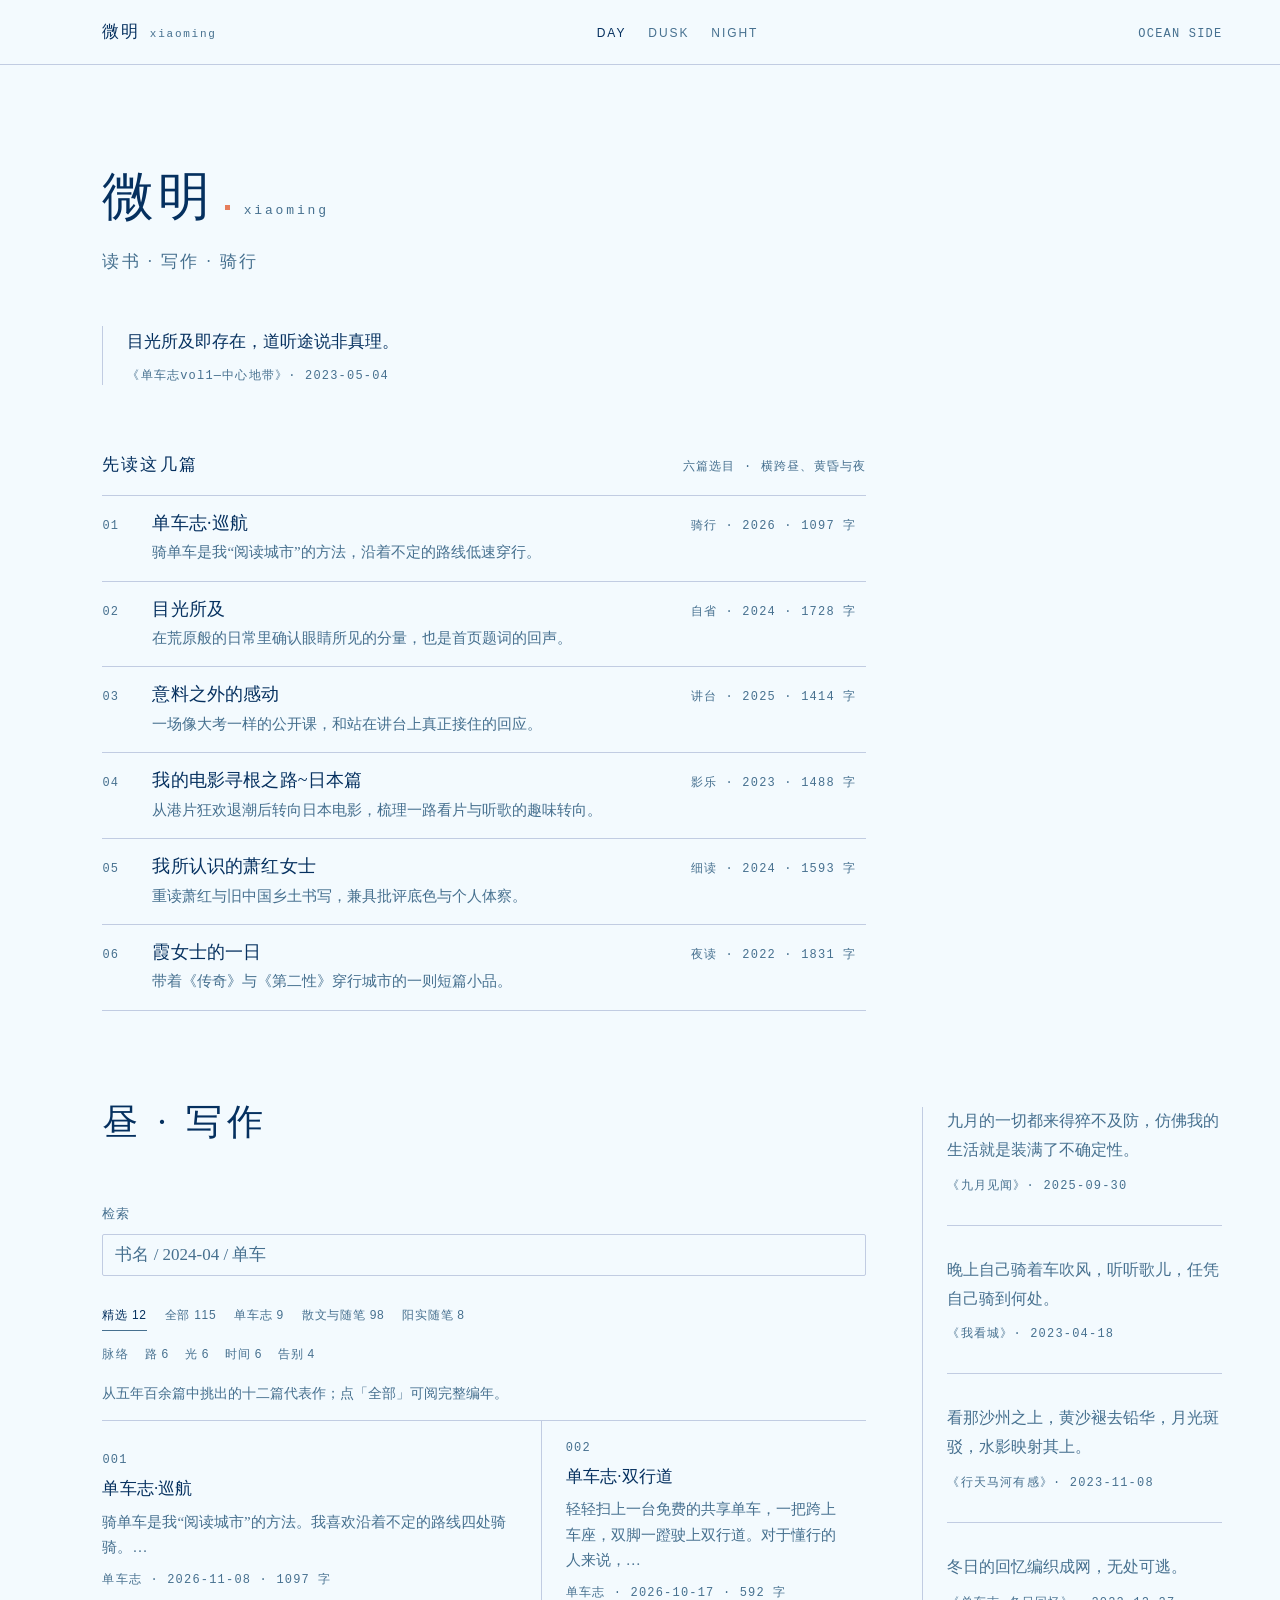
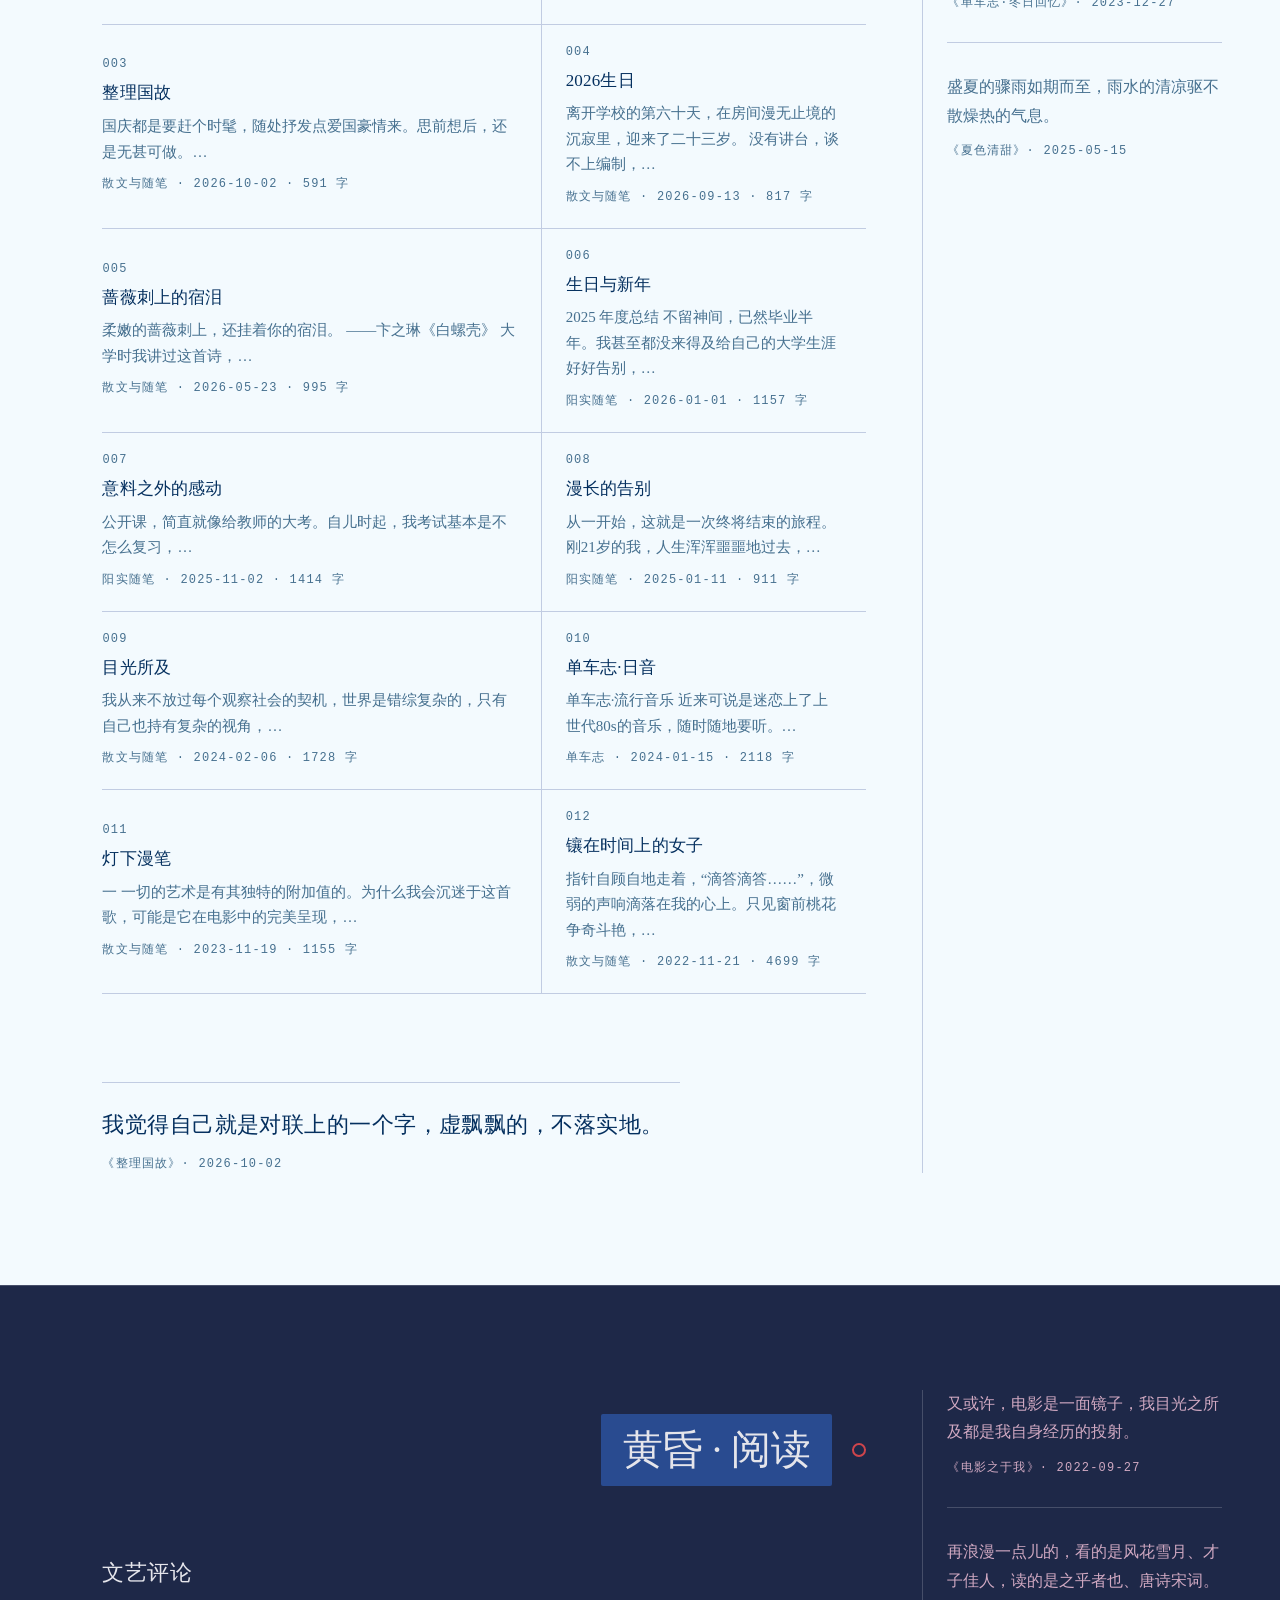
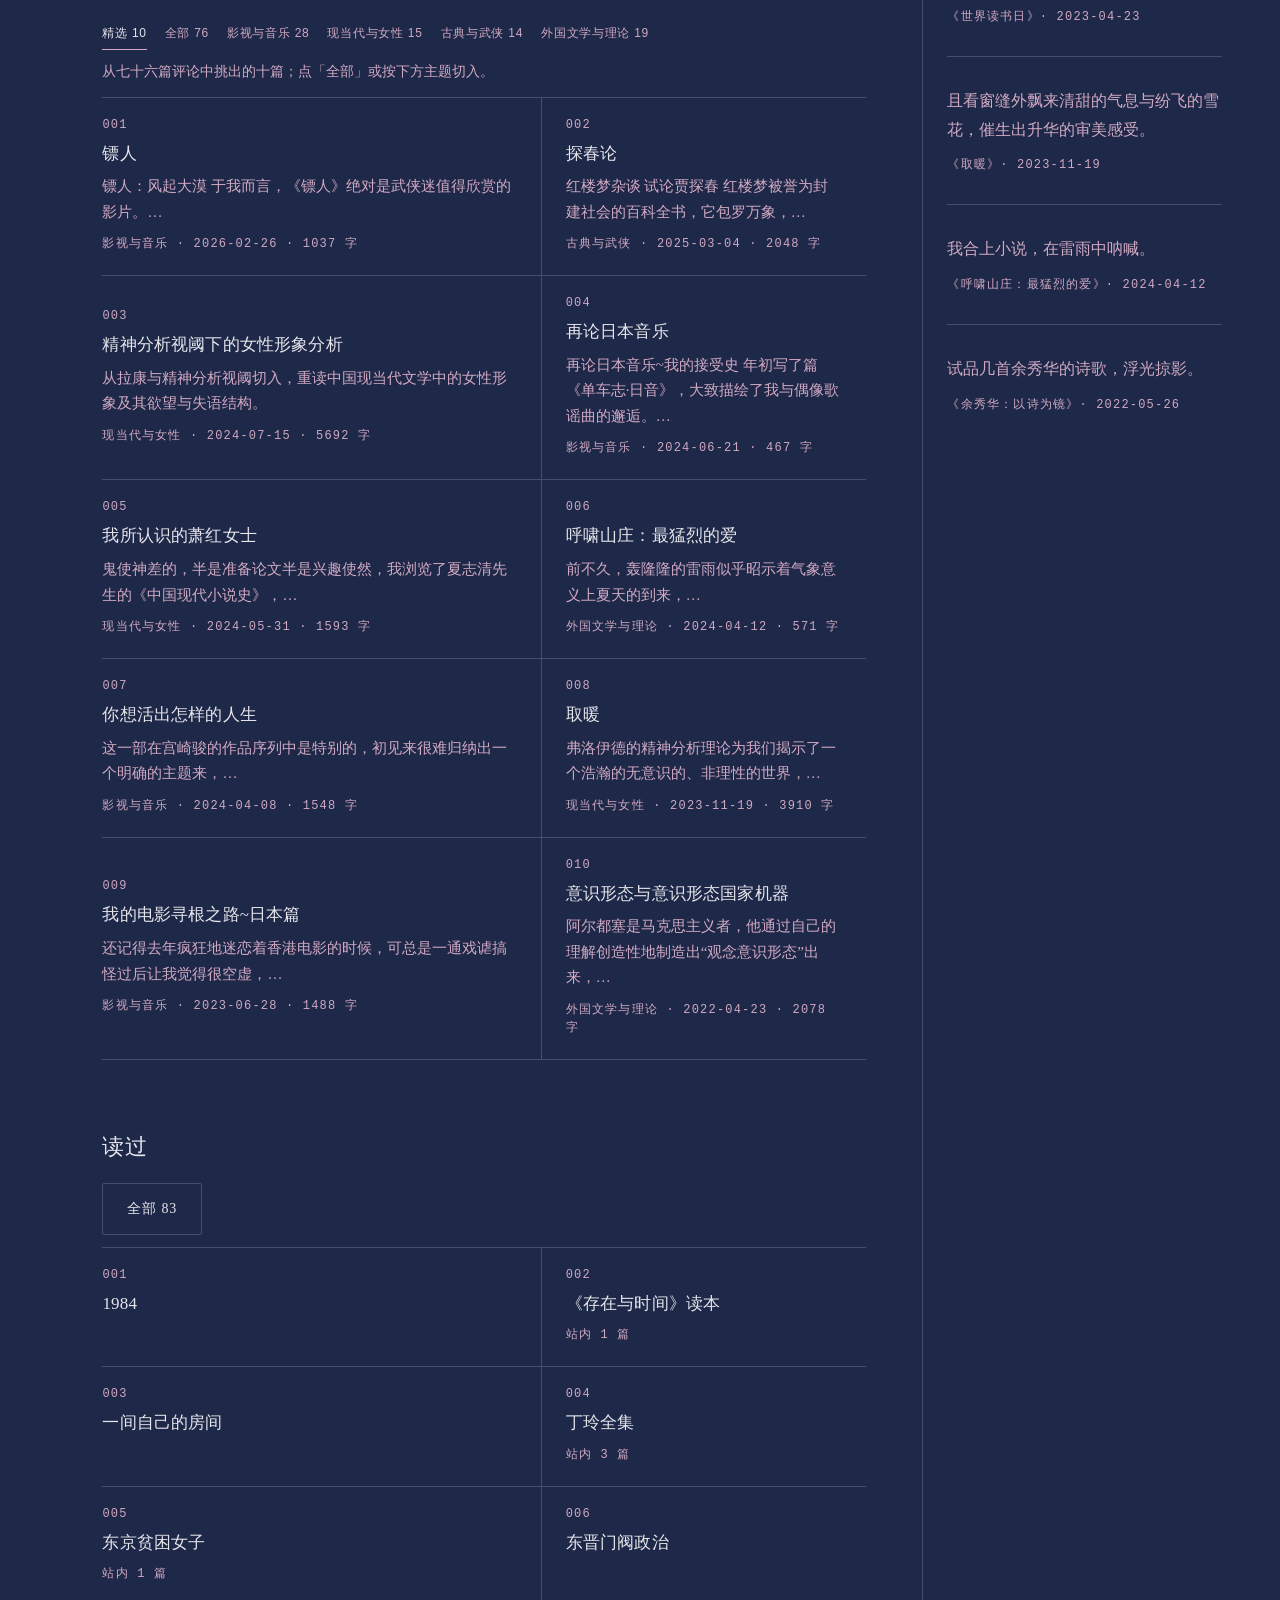
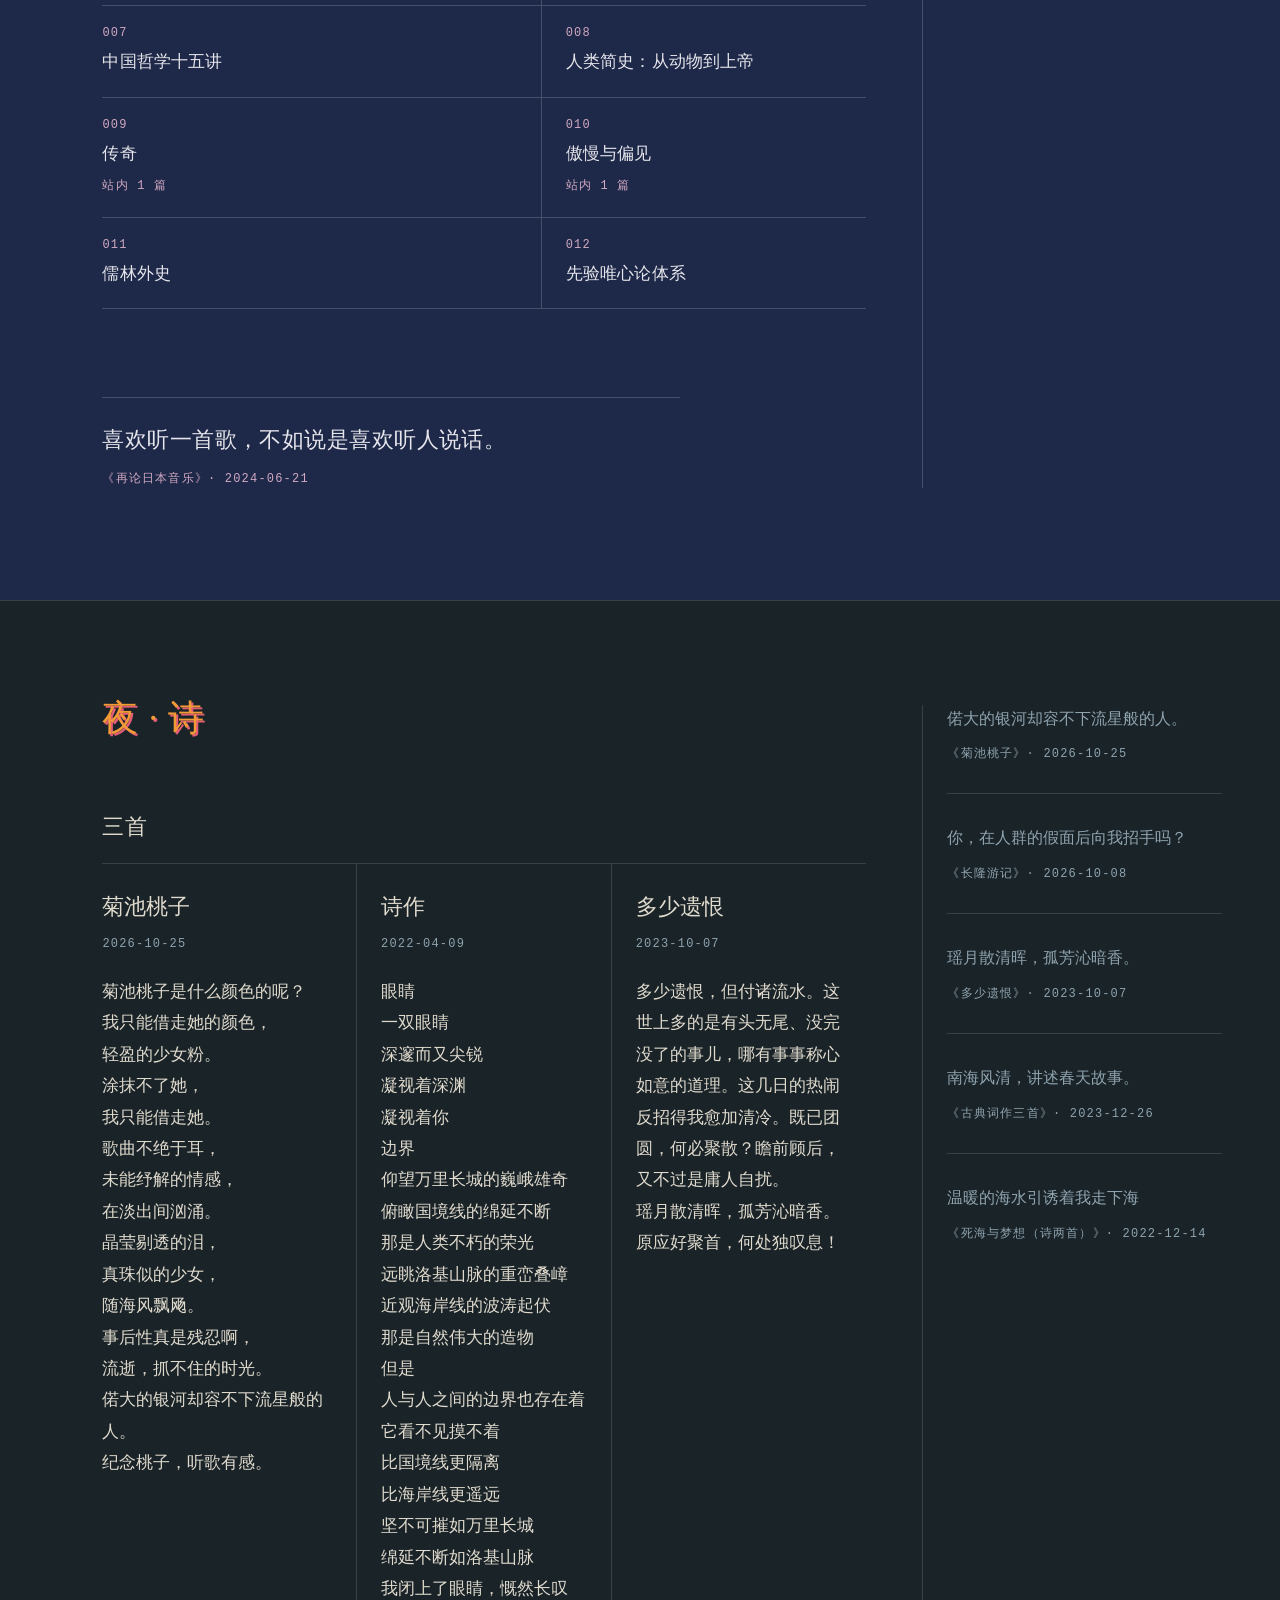
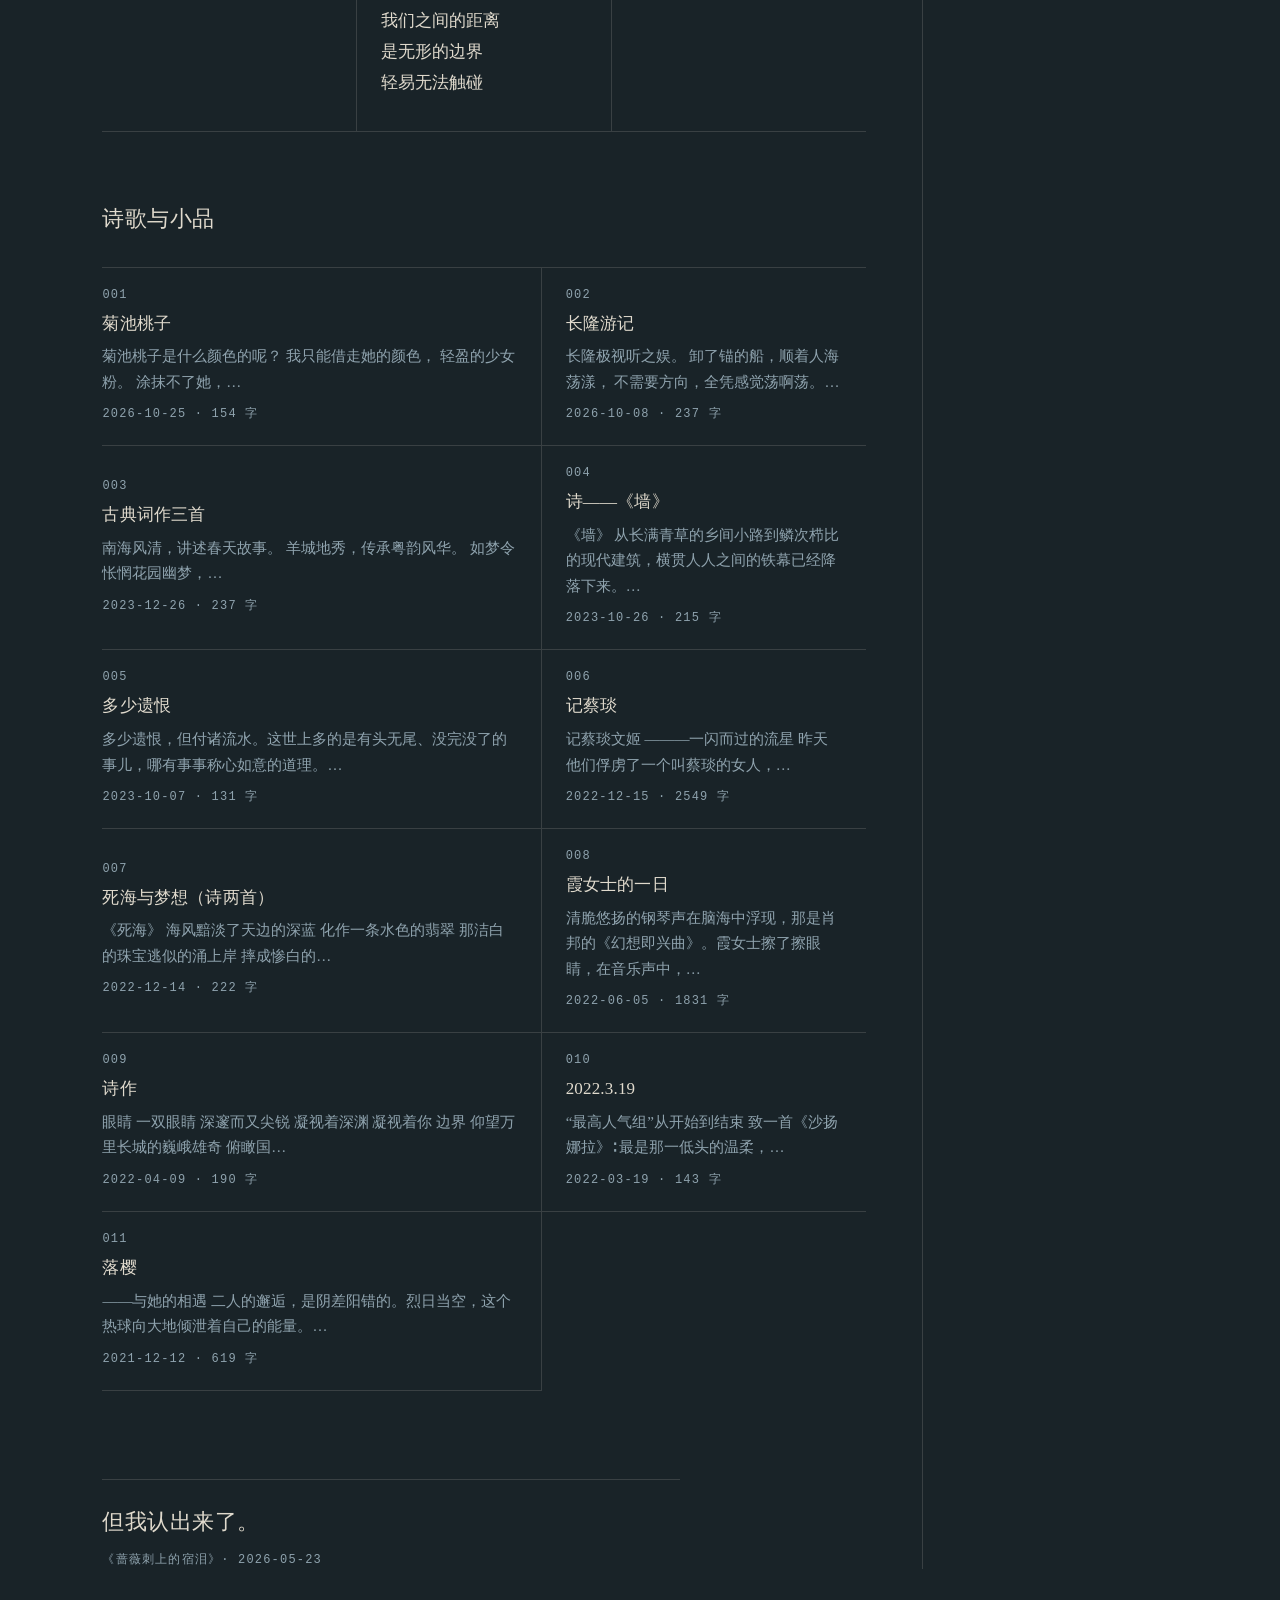
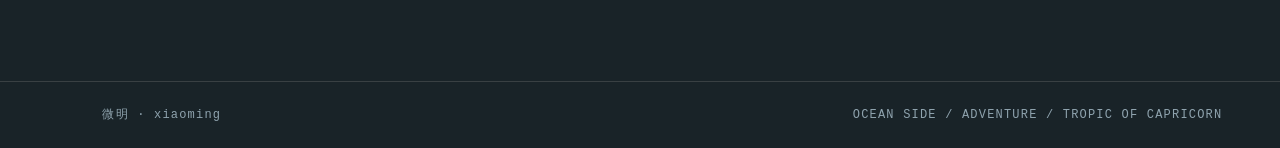
<file: index.html>
<!doctype html>
<html lang="zh-CN">
<head>
<meta charset="utf-8">
<meta name="viewport" content="width=device-width, initial-scale=1">
<meta name="description" content="读书、写作与骑行。">
<meta name="robots" content="noindex,nofollow,noarchive,noimageindex,noai,noimageai">
<meta name="theme-color" content="#F3FAFE">
<title>微明 · xiaoming</title>
<link rel="icon" href="assets/favicon.svg" type="image/svg+xml">
<link rel="apple-touch-icon" href="assets/apple-touch-icon.png">
<link rel="stylesheet" href="assets/style.css">
</head>
<body data-album="day">

<header id="site-header" data-album="day">
  <div class="wrap">
    <a class="wordmark" href="#top">微明<span class="wm-en">xiaoming</span></a>
    <nav aria-label="段落导航">
      <a href="#day" data-nav="day" aria-current="page">Day</a>
      <a href="#dusk" data-nav="dusk">Dusk</a>
      <a href="#night" data-nav="night">Night</a>
    </nav>
    <span class="micro" id="header-meta">OCEAN SIDE</span>
  </div>
</header>

<main>

  <section class="band" id="top" data-band="day" data-album="day">
    <div class="wrap hero expose">
      <h1 class="site-title"><span class="title-zh">微明</span><span class="mark-day" aria-hidden="true"></span><span class="title-en">xiaoming</span></h1>
      <p class="tagline">读书 · 写作 · 骑行</p>
      <blockquote class="epigraph">
        <button type="button" class="quote-trigger" data-essay="day-008">
          <span class="epigraph-line">目光所及即存在，道听途说非真理。</span>
          <span class="epigraph-cite micro">《单车志vol1—中心地带》· 2023-05-04</span>
        </button>
      </blockquote>
    </div>

    <div class="wrap spotlight-wrap" aria-labelledby="spotlight-heading">
      <div class="spotlight-head">
        <h2 id="spotlight-heading">先读这几篇</h2>
        <span class="micro">六篇选目 · 横跨昼、黄昏与夜</span>
      </div>
      <div class="spotlight-list" id="spotlight"></div>
    </div>

    <div class="wrap band-grid" id="day">
      <div class="main-col">
        <div class="band-head"><h2 class="ttl ttl-day">昼 · 写作</h2></div>

        <div class="field-row">
          <div class="field">
            <label class="label-cn" for="q">检索</label>
            <input id="q" type="search" placeholder="书名 / 2024-04 / 单车" autocomplete="off">
          </div>
        </div>
        <div class="sheet-tools">
          <span class="micro" id="search-status" aria-live="polite"></span>
          <button class="btn btn-quiet" id="day-expand" type="button">全部</button>
        </div>
        <div class="filter-row" id="day-filters" aria-label="按类别筛选"></div>
        <div class="thread-row" id="day-threads" aria-label="按专题脉络阅读"></div>
        <p class="view-caption" id="day-caption"></p>
        <div class="contact-sheet" id="sheet-day" aria-label="写作"></div>

        <div class="quote-tail">
          <button type="button" class="quote-trigger" data-essay="day-010">
            <span class="quote">我觉得自己就是对联上的一个字，虚飘飘的，不落实地。</span>
            <span class="quote-cite micro">《整理国故》· 2026-10-02</span>
          </button>
        </div>
      </div>
      <aside class="margin-note" id="quotes-day" aria-label="摘句"></aside>
    </div>
  </section>

  <section class="band" id="dusk" data-band="dusk" data-album="dusk">
    <div class="wrap band-grid">
      <div class="main-col">
        <div class="band-head">
          <div class="ttl-row"><h2 class="ttl ttl-dusk">黄昏 · 阅读</h2><span class="ring" aria-hidden="true"></span></div>
        </div>

        <div class="sec-head"><h3>文艺评论</h3></div>
        <div class="sheet-tools">
          <span class="micro" id="dusk-status"></span>
          <button class="btn btn-quiet" id="dusk-expand" type="button">全部</button>
        </div>
        <div class="filter-row" id="dusk-filters" aria-label="按评论主题筛选"></div>
        <p class="view-caption" id="dusk-caption"></p>
        <div class="contact-sheet" id="sheet-dusk" aria-label="文艺评论"></div>

        <div class="sec-head"><h3>读过</h3></div>
        <div class="sheet-tools">
          <span class="micro" id="book-status"></span>
          <button class="btn btn-quiet" id="book-expand" type="button">全部</button>
        </div>
        <div class="contact-sheet" id="sheet-books" aria-label="书目"></div>

        <div class="quote-tail">
          <button type="button" class="quote-trigger" data-essay="dusk-122">
            <span class="quote">喜欢听一首歌，不如说是喜欢听人说话。</span>
            <span class="quote-cite micro">《再论日本音乐》· 2024-06-21</span>
          </button>
        </div>
      </div>
      <aside class="margin-note" id="quotes-dusk" aria-label="摘句"></aside>
    </div>
  </section>

  <section class="band" id="night" data-band="night" data-album="night">
    <div class="wrap band-grid">
      <div class="main-col">
        <div class="band-head"><h2 class="ttl ttl-night">夜 · 诗</h2></div>

        <div class="sec-head"><h3>三首</h3></div>
        <div class="verse-set" id="verse-set" aria-label="诗"></div>

        <div class="sec-head"><h3>诗歌与小品</h3></div>
        <div class="sheet-tools">
          <span class="micro" id="night-status"></span>
          <button class="btn btn-quiet" id="night-expand" type="button">全部</button>
        </div>
        <div class="contact-sheet" id="sheet-night" aria-label="诗歌"></div>

        <div class="quote-tail">
          <button type="button" class="quote-trigger" data-essay="day-013">
            <span class="quote">但我认出来了。</span>
            <span class="quote-cite micro">《蔷薇刺上的宿泪》· 2026-05-23</span>
          </button>
        </div>
      </div>
      <aside class="margin-note" id="quotes-night" aria-label="摘句"></aside>
    </div>
  </section>

</main>

<footer data-album="night">
  <div class="wrap">
    <span class="micro">微明 · xiaoming</span>
    <span class="micro">OCEAN SIDE / ADVENTURE / TROPIC OF CAPRICORN</span>
  </div>
</footer>

<div class="reader" id="reader" data-album="day" hidden role="dialog" aria-modal="true" aria-labelledby="reader-title">
  <div class="reader-bar">
    <div class="wrap">
      <div class="reader-bar-group">
        <span class="micro" id="reader-album">OCEAN SIDE</span>
        <button class="btn btn-quiet btn-label" id="reader-back" type="button" hidden>Back</button>
      </div>
      <div class="reader-bar-group">
        <button class="btn btn-quiet btn-label" id="reader-copy" type="button">Link</button>
        <button class="btn btn-quiet btn-label" id="reader-close" type="button">Close</button>
      </div>
    </div>
  </div>
  <article class="reader-article wrap">
    <div class="r-head">
      <h2 id="reader-title"></h2>
      <div class="r-meta" id="reader-meta"></div>
    </div>
    <div class="r-body" id="reader-body"></div>
    <div class="series-nav" id="reader-series" hidden></div>
    <div class="echo" id="reader-echo"></div>
  </article>
</div>

<script src="assets/data.js"></script>
<script src="assets/app.js"></script>
</body>
</html>
</file>
<file: assets/style.css>
:root {
  /* 昼 · OCEAN SIDE */
  --day-paper: #F3FAFE;
  --day-ink: #05305F;
  --day-muted: #46708F;
  --day-field: #5BA2D4;
  --day-mist: #C1CCE2;
  --day-signal: #E67E5C;
  /* 黄昏 · ADVENTURE */
  --dusk-deep: #1E2848;
  --dusk-water: #294B90;
  --dusk-foam: #E5E5EB;
  --dusk-lilac: #D1A9C2;
  --dusk-sky: #9872A6;
  --dusk-signal: #CE454C;
  /* 夜 · TROPIC OF CAPRICORN */
  --night-cabin: #192328;
  --night-deep: #0C1517;
  --night-cloud: #E0DACD;
  --night-muted: #8FA3AE;
  --night-window: #6BA9D6;
  --night-signal: #F29B36;
  --night-second: #E15C75;

  --display: "FZXiaoBiaoSong-B05S", "方正小标宋简体", "Songti SC", "STSong", "Source Han Serif SC", "Noto Serif CJK SC", "Noto Serif SC", "思源宋体", "FangSong", SimSun, serif;
  --body: "STSong", "Songti SC", "Source Han Serif SC", "Noto Serif CJK SC", "Noto Serif SC", "思源宋体", SimSun, serif;
  --label: "Helvetica Neue LT Pro", "Helvetica Neue", Arial, sans-serif;
  --mono: "IBM Plex Mono", "Cascadia Mono", Consolas, monospace;

  --bg: var(--day-paper);
  --fg: var(--day-ink);
  --fg-soft: var(--day-muted);
  --line: var(--day-mist);
  --hover-bg: rgba(5, 48, 95, .055);
  --sig: var(--day-signal);
  --btn-bg: var(--day-ink);
  --btn-fg: var(--day-paper);
  --sel-bg: var(--day-signal);
  --sel-fg: var(--day-ink);
}

[data-album="dusk"] {
  --bg: var(--dusk-deep);
  --fg: var(--dusk-foam);
  --fg-soft: var(--dusk-lilac);
  --line: rgba(229, 229, 235, .20);
  --hover-bg: rgba(229, 229, 235, .08);
  --sig: var(--dusk-signal);
  --btn-bg: var(--dusk-deep);
  --btn-fg: var(--dusk-foam);
  --sel-bg: var(--dusk-lilac);
  --sel-fg: var(--dusk-deep);
}

[data-album="night"] {
  --bg: var(--night-cabin);
  --fg: var(--night-cloud);
  --fg-soft: var(--night-muted);
  --line: rgba(224, 218, 205, .16);
  --hover-bg: rgba(224, 218, 205, .07);
  --sig: var(--night-signal);
  --btn-bg: var(--night-signal);
  --btn-fg: var(--night-cabin);
  --sel-bg: var(--night-signal);
  --sel-fg: var(--night-cabin);
}

* { box-sizing: border-box; }

html { scroll-behavior: smooth; background: var(--night-cabin); }

body {
  margin: 0;
  background: var(--bg);
  color: var(--fg);
  font-family: var(--body);
  font-size: 1.0625rem;
  line-height: 1.85;
  font-variant-numeric: tabular-nums;
  scrollbar-width: thin;
  scrollbar-color: var(--fg-soft) var(--bg);
}

::selection { background: var(--sel-bg); color: var(--sel-fg); }
:focus-visible { outline: 2px solid var(--sig); outline-offset: 3px; }
::placeholder { color: var(--fg-soft); opacity: 1; }
a { color: inherit; text-underline-offset: 3px; }
button { font: inherit; }

/* 偏置：左侧起，右侧大片留白 */
.wrap {
  max-width: 1120px;
  margin-left: clamp(24px, 8vw, 132px);
  margin-right: auto;
  padding-inline: 0;
}

.micro {
  font-family: var(--mono);
  font-size: .75rem;
  font-weight: 400;
  line-height: 1.5;
  letter-spacing: .10em;
  color: var(--fg-soft);
}

.label {
  font-family: var(--label);
  font-size: .75rem;
  font-weight: 400;
  line-height: 1.5;
  letter-spacing: .16em;
  text-transform: uppercase;
  color: var(--fg-soft);
}
.label-cn {
  display: block;
  font-family: var(--display);
  font-size: .8125rem;
  letter-spacing: .08em;
  color: var(--fg-soft);
  margin-bottom: 8px;
}

header {
  position: sticky;
  top: 0;
  z-index: 20;
  background: var(--bg);
  color: var(--fg);
  border-bottom: 1px solid var(--line);
}
header .wrap {
  display: flex;
  align-items: baseline;
  justify-content: space-between;
  gap: 24px;
  padding-block: 16px;
}
.wordmark {
  display: inline-flex;
  align-items: baseline;
  gap: 10px;
  font-family: var(--display);
  font-size: 1.0625rem;
  letter-spacing: .10em;
  margin: 0;
  white-space: nowrap;
  text-decoration: none;
}
.wordmark .wm-en {
  font-family: var(--mono);
  font-size: .6875rem;
  font-weight: 400;
  letter-spacing: .16em;
  color: var(--fg-soft);
}
nav { display: flex; gap: 22px; }
nav a {
  font-family: var(--label);
  font-size: .75rem;
  letter-spacing: .16em;
  text-transform: uppercase;
  color: var(--fg-soft);
  text-decoration: none;
  padding-block: 4px;
}
nav a[aria-current] { color: var(--fg); }
#header-meta { white-space: nowrap; }

.band {
  background: var(--bg);
  color: var(--fg);
  border-top: 1px solid var(--line);
  padding-block: 96px 112px;
  scroll-margin-top: 68px;
}
#top { padding-block: 0 112px; border-top: 0; }
#day { scroll-margin-top: 68px; }

/* 双中心：正文与旁注并置，谁都不收拢到另一边 */
.band-grid {
  display: grid;
  grid-template-columns: minmax(0, 1fr) 300px;
  gap: 56px;
  align-items: stretch;
}
.main-col { min-width: 0; }
.margin-note {
  display: flex;
  flex-direction: column;
  border-left: 1px solid var(--line);
  padding-left: 24px;
  margin-top: 8px;
}
.q-item {
  padding: 0 0 30px;
  margin-bottom: 30px;
  border-bottom: 1px solid var(--line);
}
.q-item:last-child { border-bottom: 0; margin-bottom: 0; padding-bottom: 0; }
.q-line {
  display: block;
  margin: 0 0 12px;
  font-family: var(--body);
  font-size: 1rem;
  line-height: 1.8;
  color: var(--fg-soft);
  transition: color .18s cubic-bezier(.16, 1, .3, 1);
}
.q-src {
  display: block;
  font-style: normal;
  overflow-wrap: anywhere;
  transition: color .18s cubic-bezier(.16, 1, .3, 1);
}

.quote-trigger {
  display: block;
  width: 100%;
  padding: 0;
  border: 0;
  background: transparent;
  color: inherit;
  text-align: left;
  cursor: pointer;
}
.quote-trigger:hover .q-line,
.quote-trigger:hover .q-src,
.quote-trigger:hover .epigraph-cite,
.quote-trigger:hover .quote-cite {
  color: var(--fg);
}
.quote-trigger:hover .q-src,
.quote-trigger:hover .epigraph-cite,
.quote-trigger:hover .quote-cite {
  text-decoration: underline;
  text-underline-offset: 4px;
}

.band-head { margin-bottom: 56px; }

.hero { padding-block: 104px 64px; }
.spotlight-wrap {
  margin-bottom: 88px;
}
.spotlight-head {
  display: flex;
  align-items: baseline;
  justify-content: space-between;
  gap: 16px;
  flex-wrap: wrap;
  max-width: 764px;
  margin-bottom: 14px;
}
.spotlight-head h2 {
  font-family: var(--display);
  font-weight: 500;
  font-size: 1.0625rem;
  letter-spacing: .12em;
  margin: 0;
  color: var(--fg);
}
.spotlight-list {
  max-width: 764px;
  border-top: 1px solid var(--line);
}
.toc-row {
  display: grid;
  grid-template-columns: 34px minmax(0, 1fr) auto;
  gap: 4px 16px;
  align-items: baseline;
  width: 100%;
  padding: 15px 10px 16px 0;
  border: 0;
  border-bottom: 1px solid var(--line);
  background: transparent;
  color: var(--fg);
  text-align: left;
  cursor: pointer;
  transition: background-color .18s cubic-bezier(.16, 1, .3, 1);
}
.toc-row:hover { background: var(--hover-bg); }
.toc-no { grid-column: 1; }
.toc-title {
  grid-column: 2;
  font-family: var(--display);
  font-size: 1.125rem;
  font-weight: 500;
  line-height: 1.4;
  letter-spacing: .01em;
}
.toc-meta {
  grid-column: 3;
  white-space: nowrap;
  text-align: right;
}
.toc-note {
  grid-column: 2 / span 2;
  font-family: var(--body);
  font-size: .9375rem;
  line-height: 1.65;
  color: var(--fg-soft);
}
.hero h1 {
  font-family: var(--display);
  font-weight: 500;
  font-size: 3.25rem;
  line-height: 1.06;
  letter-spacing: .04em;
  margin: 0 0 24px;
}
.hero h1.site-title {
  display: flex;
  align-items: baseline;
  flex-wrap: wrap;
  letter-spacing: .06em;
  margin: 0 0 22px;
}
.site-title .title-en {
  font-family: var(--mono);
  font-size: .8125rem;
  font-weight: 400;
  line-height: 1.2;
  letter-spacing: .22em;
  color: var(--fg-soft);
}
.tagline {
  font-family: var(--display);
  font-size: 1.0625rem;
  letter-spacing: .14em;
  color: var(--fg-soft);
  margin: 0 0 48px;
}
.epigraph {
  margin: 0;
  padding-left: 24px;
  border-left: 1px solid var(--line);
  max-width: 30em;
}
.epigraph p,
.epigraph-line { display: block; margin: 0; }
.epigraph cite,
.epigraph-cite {
  display: block;
  margin-top: 10px;
  font-style: normal;
  transition: color .18s cubic-bezier(.16, 1, .3, 1);
}

.ttl { font-family: var(--display); font-weight: 500; margin: 0; }
.ttl-day {
  font-size: 2.25rem;
  line-height: 1.3;
  letter-spacing: .14em;
  color: var(--day-ink);
  text-align: left;
  max-width: 60%;
}
.ttl-row { text-align: right; margin-top: 32px; display: flex; align-items: center; justify-content: flex-end; gap: 20px; }
.ttl-dusk {
  display: inline-block;
  font-size: 2.5rem;
  line-height: 1.1;
  letter-spacing: -.01em;
  color: var(--dusk-foam);
  background: var(--dusk-water);
  padding: 14px 22px;
  border-radius: 2px;
  text-align: right;
}
.ttl-night {
  font-size: 2.25rem;
  line-height: 1.2;
  letter-spacing: .02em;
  color: var(--night-signal);
  text-shadow: 2px 2px 0 var(--night-second);
}

.btn {
  font-family: var(--display);
  font-size: .875rem;
  letter-spacing: .06em;
  border-radius: 2px;
  padding: 12px 24px;
  border: 1px solid transparent;
  cursor: pointer;
  background: transparent;
  color: var(--fg);
  text-decoration: none;
  display: inline-block;
  transition: border-color .18s cubic-bezier(.16, 1, .3, 1),
              background-color .18s cubic-bezier(.16, 1, .3, 1);
}
.btn[hidden] { display: none; }
.btn-primary { background: var(--btn-bg); color: var(--btn-fg); border-color: var(--btn-bg); }
[data-album="dusk"] .btn-primary { border-color: var(--fg-soft); }
.btn-primary:hover { border-color: var(--fg); }
.btn-label {
  font-family: var(--label);
  font-size: .75rem;
  letter-spacing: .16em;
  text-transform: uppercase;
}
.btn-quiet { border-color: var(--line); }
.btn-quiet:hover { border-color: var(--fg-soft); }
.actions { display: flex; gap: 12px; flex-wrap: wrap; align-items: center; }

.ring {
  display: inline-block;
  width: 14px;
  height: 14px;
  border: 2px solid var(--sig);
  border-radius: 50%;
  flex: none;
}
.mark-day {
  display: inline-block;
  width: 5px;
  height: 5px;
  background: var(--day-signal);
  vertical-align: 4px;
  margin-left: 12px;
}
.site-title .mark-day {
  flex: none;
  margin: 0 14px 0 12px;
  transform: translateY(-4px);
}

.field-row { display: flex; gap: 12px; flex-wrap: wrap; align-items: flex-end; margin-bottom: 14px; }
.field { flex: 1 1 320px; }
input[type="search"] {
  width: 100%;
  font-family: var(--body);
  font-size: 1.0625rem;
  color: var(--fg);
  background: var(--bg);
  border: 1px solid var(--line);
  border-radius: 2px;
  padding: 10px 12px;
  caret-color: var(--sig);
}
input[type="search"]:focus { border-color: var(--fg); outline: none; }
input[type="search"]:focus-visible { outline: 2px solid var(--sig); outline-offset: 2px; }

.sec-head {
  display: flex;
  align-items: baseline;
  gap: 16px;
  flex-wrap: wrap;
  margin: 72px 0 20px;
}
.sec-head:first-child { margin-top: 0; }
.sec-head h3 {
  font-family: var(--display);
  font-weight: 500;
  font-size: 1.375rem;
  line-height: 1.4;
  letter-spacing: .02em;
  margin: 0;
}
.sheet-tools { display: flex; justify-content: flex-start; align-items: baseline; gap: 24px; flex-wrap: wrap; margin-bottom: 12px; }
.sheet-tools .micro:empty { display: none; }
.filter-row { display: flex; flex-wrap: wrap; gap: 4px 18px; margin: 0 0 10px; }
.filter-btn {
  font-family: var(--label);
  font-size: .75rem;
  letter-spacing: .06em;
  color: var(--fg-soft);
  background: none;
  border: 0;
  border-bottom: 1px solid transparent;
  border-radius: 0;
  padding: 2px 0 4px;
  cursor: pointer;
}
.filter-btn:hover { color: var(--fg); }
.filter-btn[aria-pressed="true"] { color: var(--fg); border-bottom-color: var(--fg-soft); }

.thread-row {
  display: flex;
  flex-wrap: wrap;
  align-items: baseline;
  gap: 4px 16px;
  margin: 0 0 12px;
}
.thread-label {
  font-family: var(--display);
  font-size: .75rem;
  letter-spacing: .10em;
  color: var(--fg-soft);
}
.thread-btn[aria-pressed="true"] {
  color: var(--fg);
  border-bottom-color: var(--sig);
}
.view-caption {
  margin: 0 0 14px;
  font-family: var(--body);
  font-size: .875rem;
  line-height: 1.65;
  color: var(--fg-soft);
}
.view-caption:empty { display: none; }

/* 不等宽两列，行高由内容决定，不齐 */
.contact-sheet {
  display: grid;
  grid-template-columns: 1.15fr .85fr;
  border-top: 1px solid var(--line);
}
.cs-item {
  display: block;
  width: 100%;
  text-align: left;
  background: transparent;
  color: var(--fg);
  border: 0;
  border-bottom: 1px solid var(--line);
  border-right: 1px solid var(--line);
  border-radius: 0;
  padding: 18px 24px 22px 0;
  cursor: pointer;
}
.cs-item:nth-child(2n) { border-right: 0; padding-left: 24px; }
.cs-item:hover { background: var(--hover-bg); }
.cs-item.cs-static { cursor: default; }
.cs-item.cs-static:hover { background: transparent; }
.cs-item .cs-no { display: block; margin-bottom: 8px; }
.pick-dot {
  display: inline-block;
  width: 4px;
  height: 4px;
  background: var(--sig);
  vertical-align: 2px;
  margin-left: 8px;
}
.cs-item .cs-title {
  display: block;
  font-family: var(--display);
  font-size: 1.0625rem;
  font-weight: 500;
  line-height: 1.45;
  letter-spacing: .01em;
  overflow-wrap: anywhere;
}
.cs-item .cs-excerpt {
  display: block;
  margin-top: 8px;
  font-family: var(--body);
  font-size: .9375rem;
  line-height: 1.7;
  color: var(--fg-soft);
}
.cs-item .cs-meta { display: block; margin-top: 10px; }
.cs-empty {
  grid-column: 1 / -1;
  padding: 24px 0;
  border-bottom: 1px solid var(--line);
}
.status-jump {
  background: none;
  border: 0;
  padding: 0;
  font: inherit;
  letter-spacing: inherit;
  color: var(--fg);
  text-decoration: underline;
  text-underline-offset: 3px;
  cursor: pointer;
}
.status-jump:hover { opacity: .75; }

.verse-set { display: grid; grid-template-columns: repeat(3, minmax(0, 1fr)); border-top: 1px solid var(--line); }
.verse-card { padding: 28px 24px 32px; border-bottom: 1px solid var(--line); border-right: 1px solid var(--line); }
.verse-card:first-child { padding-left: 0; }
.verse-card:nth-child(3n) { border-right: 0; }
.verse-card h4 { font-family: var(--display); font-weight: 500; font-size: 1.375rem; line-height: 1.4; margin: 0 0 4px; }
.verse-card .vline { margin: 0; line-height: 1.85; }
.verse-card p:not(.vline) { margin: 0 0 .6em; }

.quote-tail {
  margin-top: 88px;
  padding-top: 24px;
  border-top: 1px solid var(--line);
  max-width: 34em;
}
.quote-tail .quote {
  display: block;
  font-family: var(--display);
  font-weight: 500;
  font-size: 1.375rem;
  line-height: 1.6;
  letter-spacing: .02em;
  margin: 0 0 12px;
}
.quote-tail cite,
.quote-tail .quote-cite {
  display: block;
  font-style: normal;
  transition: color .18s cubic-bezier(.16, 1, .3, 1);
}

footer { border-top: 1px solid var(--line); background: var(--bg); color: var(--fg); }
footer .wrap { display: flex; justify-content: space-between; gap: 16px; flex-wrap: wrap; padding-block: 24px; }

.reader {
  position: fixed;
  inset: 0;
  z-index: 60;
  background: var(--bg);
  color: var(--fg);
  overflow-y: auto;
}
.reader[hidden] { display: none; }
.reader-bar {
  position: sticky;
  top: 0;
  background: var(--bg);
  border-bottom: 1px solid var(--line);
}
.reader-bar .wrap {
  display: flex;
  justify-content: space-between;
  align-items: center;
  gap: 16px;
  padding-block: 12px;
}
.reader-bar-group {
  display: flex;
  align-items: center;
  gap: 10px;
}
.reader-article { padding-block: 64px 128px; }
.reader-article .r-head { border-bottom: 1px solid var(--line); padding-bottom: 24px; margin-bottom: 40px; }
.reader-article h2 {
  font-family: var(--display);
  font-weight: 500;
  font-size: 2.25rem;
  line-height: 1.15;
  letter-spacing: .03em;
  margin: 0 0 16px;
}
.reader-article .r-meta { display: flex; flex-wrap: wrap; gap: 0 24px; }
.reader-article .r-body { max-width: 40em; }
/* 书式正文：首行缩进两字，段间只留一线气口，不再靠空行分段 */
.r-body p { margin: 0 0 .5em; text-indent: 2em; }
.r-body p.vline { margin: 0; text-indent: 0; }
.r-body h3 { font-family: var(--display); font-weight: 500; font-size: 1.375rem; line-height: 1.4; margin: 2em 0 .7em; }
.r-body h2 { font-size: 1.375rem; letter-spacing: .02em; margin: 2em 0 .7em; }
.r-body blockquote {
  margin: 1.6em 0;
  padding-left: 20px;
  border-left: 1px solid var(--line);
  color: var(--fg-soft);
}
.r-body blockquote p { margin: 0; text-indent: 0; }
.r-body ul { margin: 0 0 1.1em; padding-left: 1.4em; }
.r-body li { margin-bottom: .3em; }
.r-body strong { font-weight: 700; }
.r-body code { font-family: var(--mono); font-size: .875em; }

.series-nav {
  margin-top: 56px;
  padding-top: 20px;
  border-top: 1px solid var(--line);
  max-width: 40em;
}
.series-nav[hidden] { display: none; }
.series-nav .micro { display: block; }
.series-nav-row {
  display: flex;
  flex-wrap: wrap;
  align-items: center;
  gap: 10px 14px;
  margin-top: 12px;
}

.echo {
  margin-top: 48px;
  padding-top: 24px;
  border-top: 1px solid var(--line);
  max-width: 40em;
}
.echo .micro { display: block; }
.echo p {
  font-family: var(--display);
  font-size: 1.375rem;
  line-height: 1.6;
  margin: 12px 0 20px;
}

@media (prefers-reduced-motion: no-preference) {
  .expose.is-in { animation: expose 720ms cubic-bezier(.16, 1, .3, 1) both; }
  @keyframes expose { from { opacity: .55; } to { opacity: 1; } }
}
@media (prefers-reduced-motion: reduce) {
  html { scroll-behavior: auto; }
}

@media (max-width: 900px) {
  .band-grid { grid-template-columns: 1fr; gap: 32px; }
  .margin-note { margin-top: 0; position: static; }
  .contact-sheet { grid-template-columns: 1fr; }
  .cs-item,
  .cs-item:nth-child(2n) { border-right: 0; padding-left: 0; }
  .verse-set { grid-template-columns: repeat(2, minmax(0, 1fr)); }
  .verse-card:nth-child(3n) { border-right: 1px solid var(--line); }
  .verse-card:nth-child(2n) { border-right: 0; }
  .verse-card:nth-child(3) { padding-left: 0; }
  #header-meta { display: none; }
}
@media (max-width: 720px) {
  .wrap { margin-left: 24px; margin-right: 24px; max-width: none; }
  .band { padding-block: 64px 72px; }
  .hero { padding-block: 64px 44px; }
  .spotlight-wrap { margin-bottom: 64px; }
  .toc-row { grid-template-columns: 28px minmax(0, 1fr); gap: 3px 10px; padding-right: 0; }
  .toc-meta { grid-column: 2; grid-row: 3; text-align: left; margin-top: 4px; }
  .toc-note { grid-column: 2; grid-row: 2; }
  .hero h1 { font-size: 2rem; }
  .hero h1.site-title { font-size: 2.25rem; }
  .site-title .title-en { font-size: .75rem; letter-spacing: .18em; }
  .ttl-day { font-size: 2rem; max-width: none; }
  .ttl-dusk { font-size: 2rem; }
  .ttl-night { font-size: 2rem; }
  .reader-bar .btn { padding: 8px 14px; }
  .reader-article h2 { font-size: 1.75rem; }
  .verse-set { grid-template-columns: 1fr; }
  .verse-card,
  .verse-card:nth-child(3n),
  .verse-card:nth-child(2n) { border-right: 0; padding-left: 0; padding-right: 0; }
  header .wrap { flex-wrap: wrap; row-gap: 8px; }
  nav { gap: 16px; }
}
</file>
